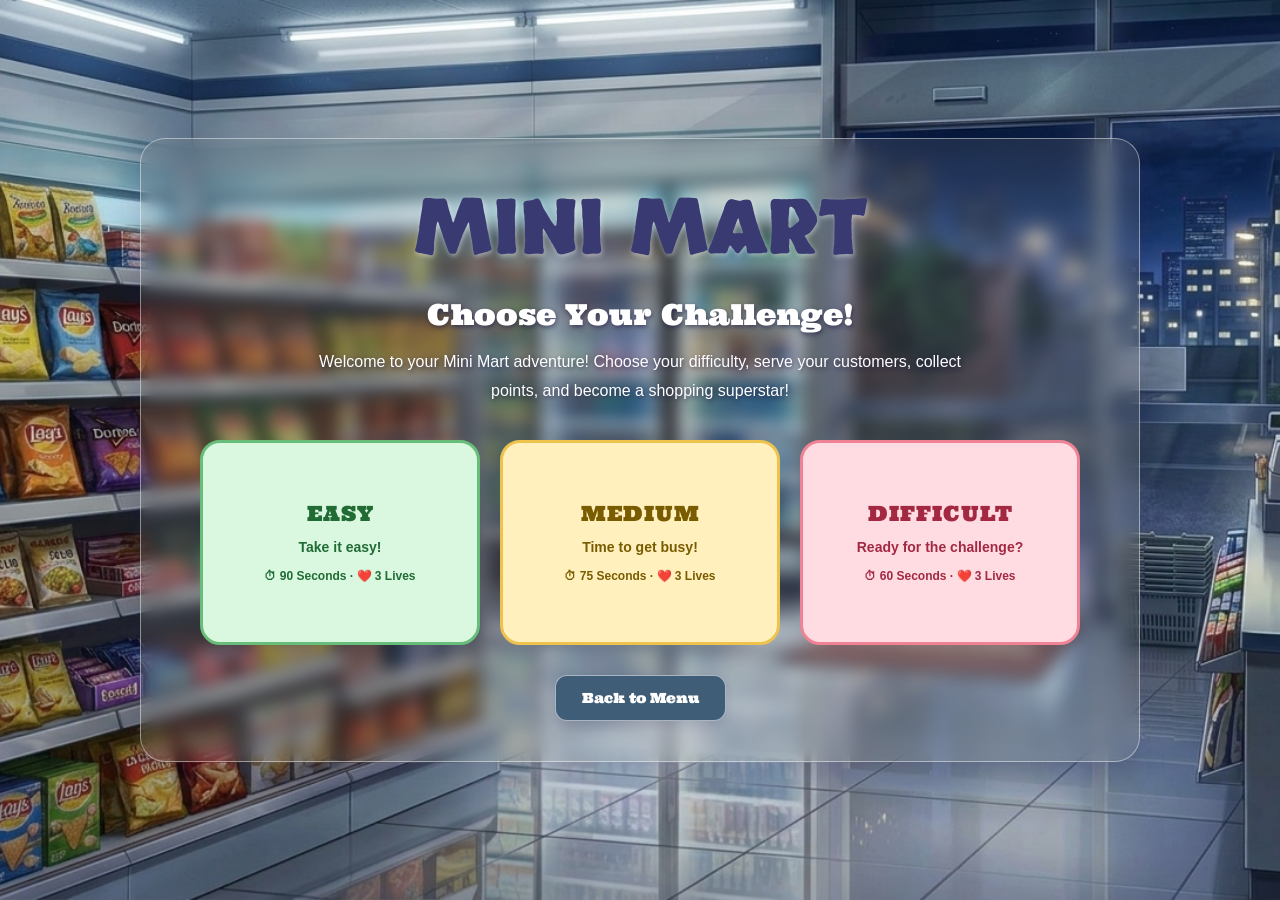
<file: Final minmart game/Mini-Mart-Game/Mini-Mart-Game/pages/difficulty.html>
<!DOCTYPE html>
<html lang="en">

<head>
    <meta charset="UTF-8">
    <meta name="viewport" content="width=device-width, initial-scale=1.0">

    <title>Choose Difficulty | Mini Mart</title>

    <!-- Loads the stylesheets used by this page. -->
    <link rel="stylesheet" href="../css/common.css">
    <link rel="stylesheet" href="../css/difficulty.css">

    <!-- Loads the fonts used by the page. -->
    <link rel="preconnect" href="https://fonts.googleapis.com">
    <link rel="preconnect" href="https://fonts.gstatic.com" crossorigin>

    <link
        href="https://fonts.googleapis.com/css2?family=Skranji:wght@400;700&family=Ultra&display=swap"
        rel="stylesheet">

    <!-- Loads the script that handles page actions. -->
    <script src="../js/gameplay/levelManager.js" defer></script>
</head>

<body>

    <main class="difficulty-container">

        <section class="difficulty-card">

            <h1>MINI MART</h1>

            <h2>Choose Your Challenge!</h2>

            <p class="description">
                Welcome to your Mini Mart adventure!
                Choose your difficulty, serve your customers,
                collect points, and become a shopping superstar!
            </p>

            <!-- Displays the available game difficulty levels. -->
            <div class="difficulty-options">

                <!-- Displays the Easy difficulty option. -->
                <button
                    type="button"
                    class="difficulty-button easy"
                    onclick="selectDifficulty('easy')">


                    <span class="level-name">EASY</span>

                    <span class="level-description">
                        Take it easy!
                    </span>

                    <span class="level-detail">
                        ⏱ 90 Seconds · ❤️ 3 Lives
                    </span>

                </button>

                <!-- Displays the Medium difficulty option. -->
                <button
                    type="button"
                    class="difficulty-button medium"
                    onclick="selectDifficulty('medium')">

                    <span class="level-name">MEDIUM</span>

                    <span class="level-description">
                        Time to get busy!
                    </span>

                    <span class="level-detail">
                        ⏱ 75 Seconds · ❤️ 3 Lives
                    </span>

                </button>

                <!-- Displays the Difficult difficulty option. -->
                <button
                    type="button"
                    class="difficulty-button difficult"
                    onclick="selectDifficulty('difficult')">

                    <span class="level-name">DIFFICULT</span>

                    <span class="level-description">
                        Ready for the challenge?
                    </span>

                    <span class="level-detail">
                        ⏱ 60 Seconds · ❤️ 3 Lives
                    </span>

                </button>

            </div>

            <!-- Provides a link back to the menu. -->
            <button
                type="button"
                class="back-button"
                onclick="goBack()">

                 Back to Menu

            </button>

        </section>

    </main>

</body>

</html>
</file>
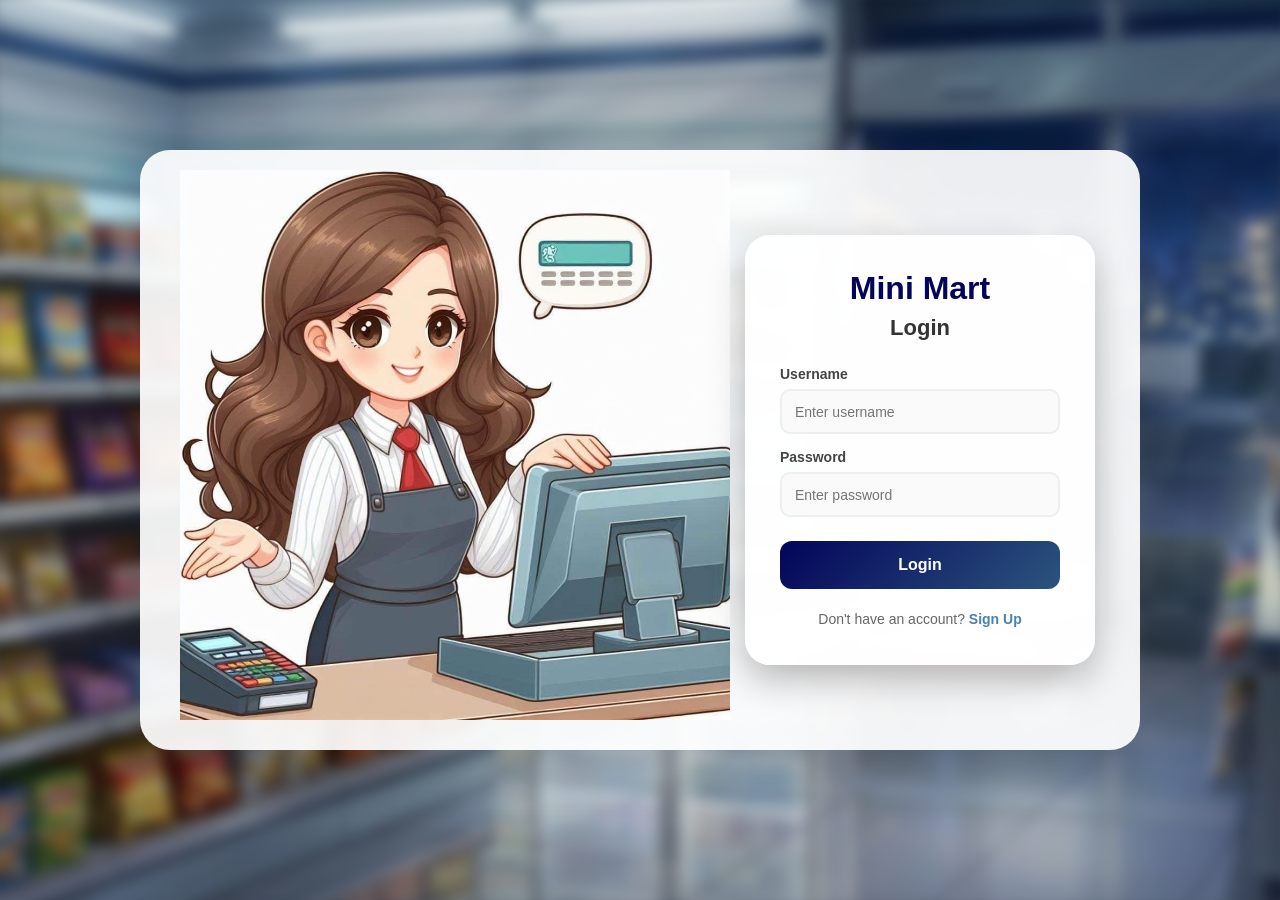
<file: Final minmart game/Mini-Mart-Game/Mini-Mart-Game/pages/game.html>
<!DOCTYPE html>
<html lang="en">
<head>
    <meta charset="UTF-8">
    <meta name="viewport" content="width=device-width, initial-scale=1.0">

    <title>Mini Mart | Game</title>

    <link rel="stylesheet" href="../css/common.css">
    <link rel="stylesheet" href="../css/game.css">

    <!-- Loads the JavaScript files required to run the game. -->
    <script src="../js/events/gameEvents.js" defer></script>
    <script src="../js/services/api.js" defer></script>
    <script src="../js/services/puzzle.js" defer></script>
    <script src="../js/domain/product.js" defer></script>
    <script src="../js/domain/customer.js" defer></script>
    <script src="../js/domain/player.js" defer></script>
    <script src="../js/domain/gamestate.js" defer></script>
    <script src="../js/gameplay/timer.js" defer></script>
    <script src="../js/gameplay/productManager.js" defer></script>
    <script src="../js/gameplay/customerManager.js" defer></script>
    <script src="../js/gameplay/game.js" defer></script>
</head>

<body>

    <main class="game-container">

        <!-- Displays the game title and player status. -->
        <div class="top-info-card">

            <header class="game-header">

                <div class="brand">
                    

                    <div>
                        <h1>Mini Mart</h1>
                        <p>Your little shop adventure!</p>
                    </div>
                </div>

                <div class="welcome-message">
                    
                    <span>Welcome, <strong id="playerName">Shopkeeper</strong>!</span>
                </div>
                <div class="header-buttons">
                    <button id="restartButton" class="restart-button">
                        Restart
                    </button>
                    <a href="menu.html" class="exit-button">Menu</a>
                </div>


            </header>

            <!-- Displays the score, remaining time, lives and difficulty. -->
            <section class="stats-panel">

                <div class="stat-card">
                    <span class="stat-icon">⭐</span>
                    <div>
                        <p>Score</p>
                        <h2 id="score">0</h2>
                    </div>
                </div>

                <div class="stat-card">
                    <span class="stat-icon">⏰</span>
                    <div>
                        <p>Time Left</p>
                        <h2 id="timer">01:30</h2>
                    </div>
                </div>

                <div class="stat-card">
                    <span class="stat-icon">❤️</span>
                    <div>
                        <p>Lives</p>
                        <h2 id="lives">5</h2>
                    </div>
                </div>

                <div class="stat-card difficulty-card">
                    <span class="stat-icon">🎯</span>
                    <div>
                        <p>Difficulty</p>
                        <h2 id="difficulty">Easy</h2>
                    </div>
                </div>

            </section>

        </div>

        <!-- Contains the customer order panel and supermarket canvas. -->
        <div class="game-main-card">

            <section class="game-layout">

                <!-- Displays the current customer and requested products. -->
                <aside class="order-panel">

                    <div class="panel-heading">
                        
                        <h2>Customer Order</h2>
                    </div>

                    <div class="customer-information">

                        <div id="customerAvatar" class="customer-avatar">
                            👩
                        </div>

                        <div>
                            <h3 id="customerName">Customer</h3>
                            <p id="customerMessage">
                                Please collect my items!
                            </p>
                        </div>

                    </div>

                    <div class="order-divider"></div>

                    <h3 class="order-title">Items to Collect</h3>

                    <div id="orderList" class="order-list"></div>

                    <div class="progress-section">

                        <div class="progress-label">
                            <span>Order Progress</span>
                            <strong id="progressText">0%</strong>
                        </div>

                        <div class="progress-track">
                            <div id="progressBar" class="progress-bar"></div>
                        </div>

                    </div>
                    <!-- Basket Box -->
<div class="basket-box">
    <span>🧺</span>

    <div>
        <p>My Basket</p>
        <h3 id="basketCount">0 items</h3>
    </div>
</div>

<!-- Customer Count Box -->
<div class="customer-box">
    <span>👥</span>

    <div>
        <p>Customers Served</p>
        <h3 id="customerCount">0 / 10 customers</h3>
    </div>
</div>

                   

                </aside>

                <!-- Displays the interactive supermarket scene. -->
                <div class="market-panel">


                    <div class="canvas-wrapper">

                        <canvas
                            id="gameCanvas"
                            width="960"
                            height="600"
                            aria-label="Mini Mart supermarket game"
                        ></canvas>

                    </div>

                    

                </div>

            </section>

        </div>

        <!-- Displays the final result when the game ends. -->
        <div id="gameOverOverlay" class="game-over-overlay hidden">

            <div class="game-over-card">

                <div id="gameOverIcon" class="game-over-icon">🎉</div>

                <h2 id="gameOverTitle">Great Job!</h2>

                <p id="gameOverText">
                    Thank you for playing Mini Mart.
                </p>

                <div class="final-score">
                    <span>⭐ Your Final Score</span>
                    <strong id="finalScore">0</strong>
                </div>

                <button id="playAgainButton" class="play-again-button">
                    Play Again
                </button>

                <a href="menu.html" class="popup-menu-button">
                    Back to Menu
                </a>

            </div>

        </div>

        <!-- Displays the checkout puzzle used to complete an order. -->
        <div id="checkoutModal" class="checkout-overlay hidden">

            <div class="checkout-card">

                

                <div class="checkout-customer-box">

                    <span id="puzzleCustomerAvatar" class="checkout-avatar">👩</span>

                    <div>
                        <h3 id="puzzleCustomerName">Customer Checkout</h3>
                        <p id="puzzleCustomerPrompt">
                            Enter the register security code (count the fish in the picture) to complete payment!
                        </p>
                    </div>

                </div>

                <div class="puzzle-viewport">

                    <div id="puzzleLoading" class="puzzle-loading">
                        <span class="spinner">⏳</span>
                        
                    </div>

                    <img
                        id="puzzleImage"
                        class="puzzle-img hidden"
                        alt="Fish Game API Challenge"
                    />

                </div>

                <div class="puzzle-controls">

                    <label for="puzzleAnswerInput">
                        How many fish do you see? (0 - 9):
                    </label>

                    <div class="puzzle-input-row">

                        <input
                            type="number"
                            id="puzzleAnswerInput"
                            min="0"
                            max="9"
                            placeholder="0"
                        />

                        <button
                            type="button"
                            id="submitPuzzleBtn"
                            class="submit-puzzle-btn"
                        >
                             Ring Up Order
                        </button>

                    </div>

                    <!-- Provides number buttons for entering the puzzle answer. -->
                    <div class="numpad-row">

                        <button type="button" class="numpad-btn" data-digit="0">0</button>
                        <button type="button" class="numpad-btn" data-digit="1">1</button>
                        <button type="button" class="numpad-btn" data-digit="2">2</button>
                        <button type="button" class="numpad-btn" data-digit="3">3</button>
                        <button type="button" class="numpad-btn" data-digit="4">4</button>
                        <button type="button" class="numpad-btn" data-digit="5">5</button>
                        <button type="button" class="numpad-btn" data-digit="6">6</button>
                        <button type="button" class="numpad-btn" data-digit="7">7</button>
                        <button type="button" class="numpad-btn" data-digit="8">8</button>
                        <button type="button" class="numpad-btn" data-digit="9">9</button>

                    </div>

                    <p id="puzzleFeedback" class="puzzle-feedback"></p>

                </div>

            </div>

        </div>

    </main>

</body>
</html>
</file>
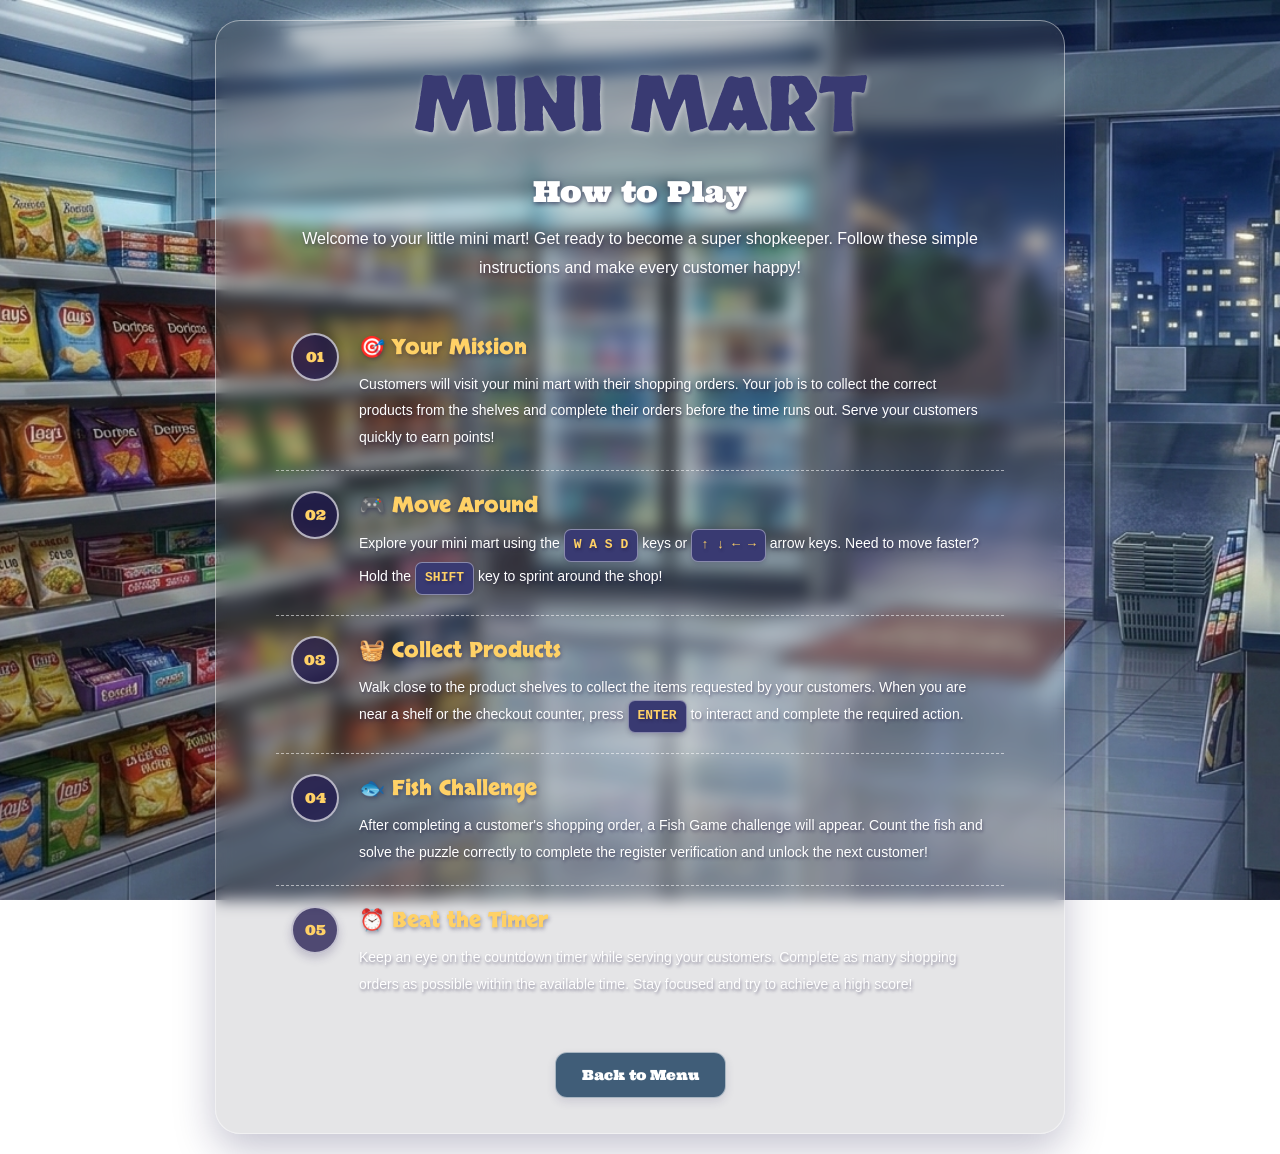
<file: Final minmart game/Mini-Mart-Game/Mini-Mart-Game/pages/instructions.html>
<!DOCTYPE html>
<html lang="en">

<head>
    <meta charset="UTF-8">
    <meta name="viewport" content="width=device-width, initial-scale=1.0">

    <title>How to Play | Mini Mart</title>

    <link rel="stylesheet" href="../css/common.css">
    <link rel="stylesheet" href="../css/difficulty.css">
    <link rel="stylesheet" href="../css/instructions.css">

    <!-- Loads the fonts used by the page. -->
    <link rel="preconnect" href="https://fonts.googleapis.com">
    <link rel="preconnect" href="https://fonts.gstatic.com" crossorigin>

    <link href="https://fonts.googleapis.com/css2?family=Skranji:wght@400;700&family=Ultra&display=swap" rel="stylesheet">
</head>

<body>

    <main class="difficulty-container">

        <section class="difficulty-card instructions-card">

            <h1>MINI MART</h1>

            <h2> How to Play </h2>

            <p class="description">
                Welcome to your little mini mart! 
                Get ready to become a super shopkeeper.
                Follow these simple instructions and make every customer happy!
            </p>

            <div class="instruction-content">

                <div class="instruction-step">
                    <div class="step-number">01</div>

                    <div class="step-content">
                        <h3>🎯 Your Mission</h3>

                        <p>
                            Customers will visit your mini mart with their shopping orders.
                            Your job is to collect the correct products from the shelves
                            and complete their orders before the time runs out.
                            Serve your customers quickly to earn points!
                        </p>
                    </div>
                </div>

                <div class="instruction-step">
                    <div class="step-number">02</div>

                    <div class="step-content">
                        <h3>🎮 Move Around</h3>

                        <p>
                            Explore your mini mart using the
                            <span class="key-badge">W A S D</span>
                            keys or
                            <span class="key-badge">↑ ↓ ← →</span>
                            arrow keys.
                            Need to move faster?
                            Hold the
                            <span class="key-badge">SHIFT</span>
                            key to sprint around the shop!
                        </p>
                    </div>
                </div>

                <div class="instruction-step">
                    <div class="step-number">03</div>

                    <div class="step-content">
                        <h3>🧺 Collect Products</h3>

                        <p>
                            Walk close to the product shelves to collect the
                            items requested by your customers.
                            When you are near a shelf or the checkout counter,
                            press
                            <span class="key-badge">ENTER</span>
                            to interact and complete the required action.
                        </p>
                    </div>
                </div>

                <div class="instruction-step">
                    <div class="step-number">04</div>

                    <div class="step-content">
                        <h3>🐟 Fish Challenge</h3>

                        <p>
                            After completing a customer's shopping order,
                            a Fish Game challenge will appear.
                            Count the fish and solve the puzzle correctly
                            to complete the register verification and
                            unlock the next customer!
                        </p>
                    </div>
                </div>

                <div class="instruction-step">
                    <div class="step-number">05</div>

                    <div class="step-content">
                        <h3>⏰ Beat the Timer</h3>

                        <p>
                            Keep an eye on the countdown timer while serving
                            your customers. Complete as many shopping orders
                            as possible within the available time.
                            Stay focused and try to achieve a high score!
                        </p>
                    </div>
                </div>

            </div>

            <button type="button" class="back-button"
                onclick="location.href='menu.html'">
                Back to Menu
            </button>

        </section>

    </main>

</body>
</html>
</file>
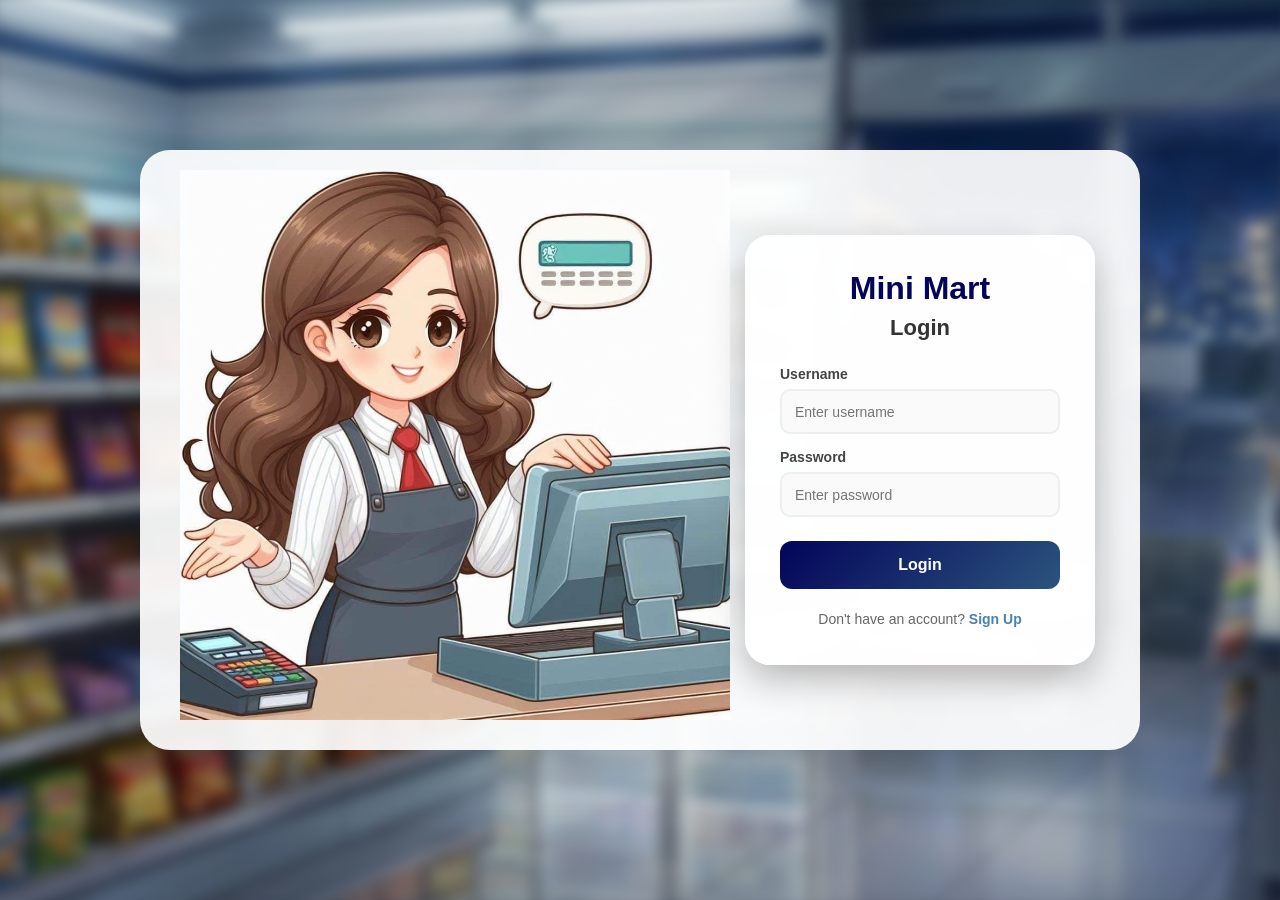
<file: Final minmart game/Mini-Mart-Game/Mini-Mart-Game/pages/login.html>
<!DOCTYPE html>
<html lang="en">

<head>

    <meta charset="UTF-8">

    <meta name="viewport" content="width=device-width, initial-scale=1.0">

    <title>Mini Mart - Login</title>

    <!-- Loads the shared page styles. -->
    <link rel="stylesheet" href="../css/common.css">

    <!-- Loads styles for the login and signup forms. -->
    <link rel="stylesheet" href="../css/auth.css">

</head>


<body>

    <!-- Contains the full-page authentication layout. -->
    <div class="auth-page">


        <!-- Holds the image and authentication form. -->
        <div class="auth-container">


            <!-- Displays the Mini Mart background image. -->
            <img
                src="../images/mini.jpg"
                alt="Mini Mart Shop"
                class="auth-background-image"
            >


            <!-- Contains the login form and related links. -->
            <div class="auth-box">


                <!-- Displays the page title. -->
                <h1>Mini Mart</h1>

                <h2>Login</h2>


                <!-- Collects the username and password. -->
                <form id="loginForm">


                    <!-- Collects the player username. -->
                    <label for="username">
                        Username
                    </label>

                    <input
                        type="text"
                        id="username"
                        placeholder="Enter username"
                        required
                    >


                    <!-- Collects the player password. -->
                    <label for="password">
                        Password
                    </label>

                    <input
                        type="password"
                        id="password"
                        placeholder="Enter password"
                        required
                    >


                    <!-- Submits the login details. -->
                    <button type="submit">
                        Login
                    </button>

                    <!-- Starts a guest session without creating an account. -->
                    

                </form>


                <!-- Opens the registration page. -->
                <p>
                    Don't have an account?
                    <a href="signup.html">
                        Sign Up
                    </a>
                </p>

                


            </div>

        </div>

    </div>


    <!-- Loads the script that checks login details. -->
    <script src="../js/auth/login.js"></script>

</body>

</html>
</file>
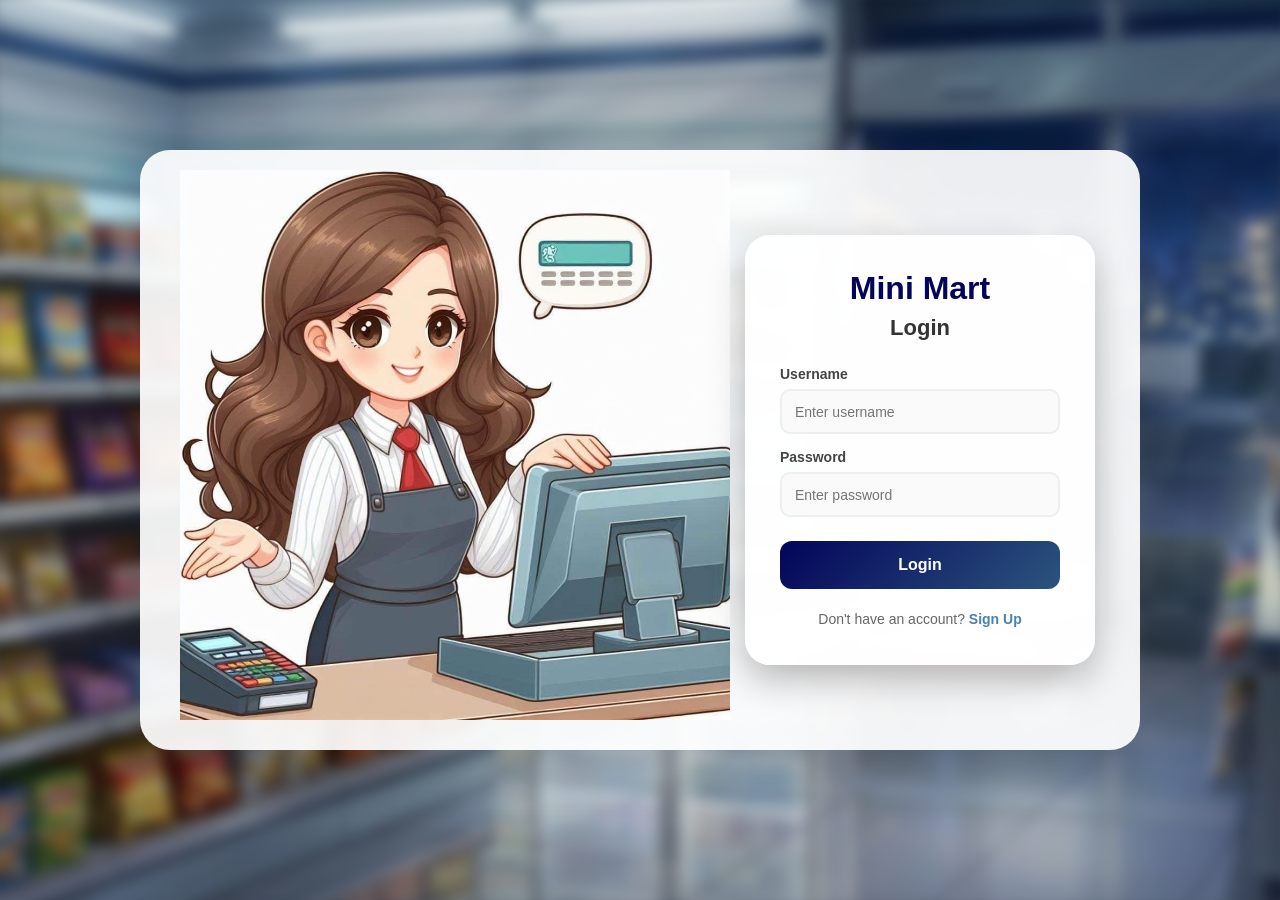
<file: Final minmart game/Mini-Mart-Game/Mini-Mart-Game/pages/menu.html>
<!DOCTYPE html>
<html lang="en">

<head>
    <meta charset="UTF-8">
    <meta name="viewport" content="width=device-width, initial-scale=1.0">

    <title>Mini Mart | Menu</title>

<!-- Loads the fonts used by the page. -->
<link rel="preconnect" href="https://fonts.googleapis.com">
<link rel="preconnect" href="https://fonts.gstatic.com" crossorigin>

<link href="https://fonts.googleapis.com/css2?family=Monoton&family=Ultra&display=swap" rel="stylesheet">


    <!-- Loads the menu page styles. -->
    <link rel="stylesheet" href="../css/menu.css">
</head>

<body>

    <main class="menu-card">

        <!-- Displays the Mini Mart game title. -->
        <h1>MINI MART</h1>

        <!-- Displays the welcome message. -->
        <h2>Welcome Back!</h2>

        <!-- Displays the current player name. -->
        <p class="welcome-text">
            Hello, <span id="player-name">Player</span>! 
        </p>

        <!-- Displays the menu introduction. -->
        <p class="subtitle">
            Ready for your shopping adventure?
        </p>

        <!-- Provides navigation to the game and other pages. -->
        
<div class="menu-buttons">

    <button type="button"
            class="menu-btn start-btn"
            onclick="startGame()">
        Start Game
    </button>

    <button type="button"
            class="menu-btn score-btn"
            onclick="viewScores()">
        Score History
    </button>

    <button type="button"
            class="menu-btn instructions-btn"
            onclick="showInstructions()">
        How to Play
    </button>

    <button type="button"
            class="menu-btn logout-btn"
            onclick="logout()">
        Logout
    </button>

</div>


    </main>

    <!-- Loads the script that handles page actions. -->
    <script src="../js/app.js"></script>

</body>
</html>
</file>
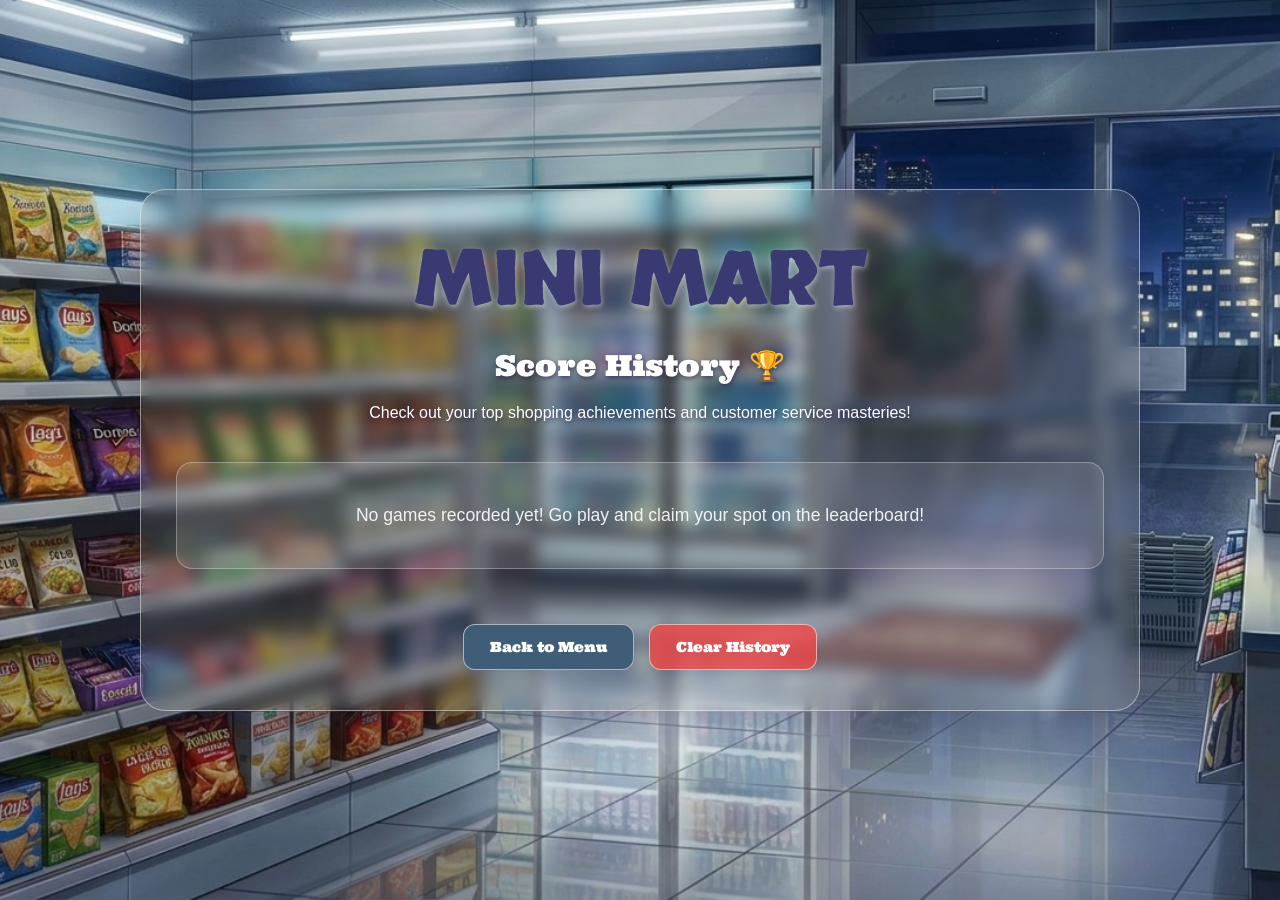
<file: Final minmart game/Mini-Mart-Game/Mini-Mart-Game/pages/score.html>
<!DOCTYPE html>
<html lang="en">

<head>
    <meta charset="UTF-8">
    <meta name="viewport" content="width=device-width, initial-scale=1.0">

    <title>Score History | Mini Mart</title>

    <link rel="stylesheet" href="../css/common.css">
    <link rel="stylesheet" href="../css/difficulty.css">
    <link rel="stylesheet" href="../css/score.css">

    <!-- Loads the fonts used by the page. -->
    <link rel="preconnect" href="https://fonts.googleapis.com">
    <link rel="preconnect" href="https://fonts.gstatic.com" crossorigin>

    <link href="https://fonts.googleapis.com/css2?family=Skranji:wght@400;700&family=Ultra&display=swap" rel="stylesheet">

</head>

<body>

    <main class="difficulty-container">

        <section class="difficulty-card">

            <h1>MINI MART</h1>
            <h2> Score History 🏆</h2>

            <p class="description">
                Check out your top shopping achievements and customer service masteries!
            </p>

            <div class="scores-table-wrapper">

                <table class="scores-table" id="scoresTable">
                    <thead>
                        <tr>
                            <th>Rank</th>
                            <th>Player</th>
                            <th>Difficulty</th>
                            <th>Score</th>
                            <th>Date</th>
                        </tr>
                    </thead>

                    <tbody id="scoresBody">
                        <!-- Provides the area where saved scores are displayed. -->
                    </tbody>
                </table>

                <div id="emptyMessage" class="empty-scores" hidden>
                    No games recorded yet! Go play and claim your spot on the leaderboard!
                </div>

            </div>

            <div class="btn-group">

                <button type="button" class="back-button" onclick="location.href='menu.html'">
                     Back to Menu
                </button>

                <button type="button" class="back-button clear-btn" onclick="clearScores()">
                     Clear History
                </button>

            </div>

        </section>

    </main>
    
    <script src="../js/gameplay/scoreHistory.js" defer></script>

</body>
</html>
</file>
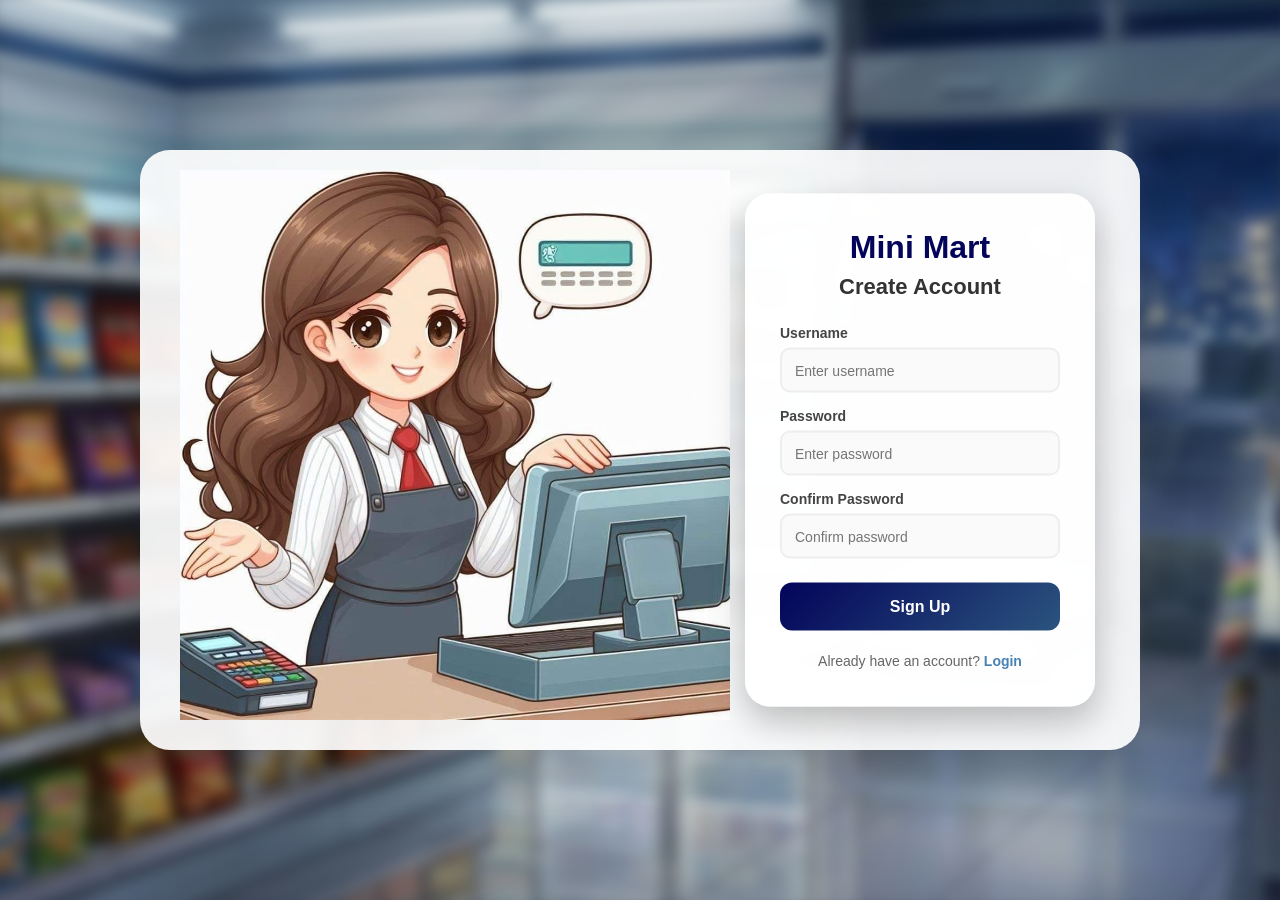
<file: Final minmart game/Mini-Mart-Game/Mini-Mart-Game/pages/signup.html>
<!DOCTYPE html>
<html lang="en">

<head>

    <meta charset="UTF-8">

    <meta name="viewport" content="width=device-width, initial-scale=1.0">

    <title>Mini Mart - Sign Up</title>

    <!-- Loads the shared page styles. -->
    <link rel="stylesheet" href="../css/common.css">

    <!-- Loads styles for the login and signup forms. -->
    <link rel="stylesheet" href="../css/auth.css">

</head>


<body>

    <!-- Contains the full-page registration layout. -->
    <div class="auth-page">


        <!-- Holds the registration content. -->
        <div class="auth-container">


            <!-- Displays the page background image. -->
            <img
                src="../images/mini.jpg"
                alt="Mini Mart Shop"
                class="auth-background-image"
            >


            <!-- Positions the registration form over the background. -->
            <div class="auth-box">


                <!-- Displays the game logo and title. -->
                <h1>Mini Mart</h1>

                <h2>Create Account</h2>


                <!-- Collects the details needed to create an account. -->
                <form id="signupForm">


                    <!-- Collects the player username. -->
                    <label for="username">
                        Username
                    </label>

                    <input
                        type="text"
                        id="username"
                        placeholder="Enter username"
                        required
                    >


                    <!-- Collects the player password. -->
                    <label for="password">
                        Password
                    </label>

                    <input
                        type="password"
                        id="password"
                        placeholder="Enter password"
                        required
                    >


                    <!-- Checks that the password was entered consistently. -->
                    <label for="confirmPassword">
                        Confirm Password
                    </label>

                    <input
                        type="password"
                        id="confirmPassword"
                        placeholder="Confirm password"
                        required
                    >


                    <!-- Submits the new account details. -->
                    <button type="submit">
                        Sign Up
                    </button>

                </form>


                <!-- Opens the login page. -->
                <p>
                    Already have an account?
                    <a href="login.html">Login</a>
                </p>


            </div>

        </div>

    </div>


    <!-- Loads the script that creates a player account. -->
    <script src="../js/auth/signup.js"></script>

</body>

</html>
</file>
<file: Final minmart game/Mini-Mart-Game/Mini-Mart-Game/css/common.css>
/* Applies shared page styles and resets default browser spacing. */

*, *::before, *::after {
    box-sizing: border-box;
    margin: 0;
    padding: 0;
}

html, body {
    width: 100%;
    min-height: 100%;
    font-family: -apple-system, BlinkMacSystemFont, "Segoe UI", Roboto, "Helvetica Neue", Arial, sans-serif;
    -webkit-font-smoothing: antialiased;
    -moz-osx-font-smoothing: grayscale;
}

button {
    font-family: inherit;
    cursor: pointer;
}

a {
    text-decoration: none;
    color: inherit;
}
</file>
<file: Final minmart game/Mini-Mart-Game/Mini-Mart-Game/css/difficulty.css>
/* Sets the page background, font and overall layout. */

* {
    margin: 0;
    padding: 0;
    box-sizing: border-box;
}

body {
    min-height: 100vh;

    display: flex;
    justify-content: center;
    align-items: center;

    padding: 20px;

    font-family: Arial, sans-serif;

    background-image: url("../images/GameMenu-Background.jpg");
    background-size: cover;
    background-position: center;
    background-repeat: no-repeat;
    background-attachment: fixed;
}


/* Positions the main page content. */

.difficulty-container {
    width: 100%;
    max-width: 1000px;

    display: flex;
    justify-content: center;
    align-items: center;

    margin: auto;
}


/* Styles the translucent lavender card. */

.difficulty-card {
    width: 100%;
    max-width: 1000px;

    padding: 40px 35px;

    text-align: center;

    /* Gives this panel the same translucent background as the menu panel. */
    background: rgba(125, 124, 133, 0.2);

    /* Blurs the page content visible behind the panel. */
    backdrop-filter: blur(8px);
    -webkit-backdrop-filter: blur(8px);

    /* Adds a subtle white outline around the panel. */
    border: 1px solid rgba(255, 255, 255, 0.45);

    border-radius: 25px;

    /* Adds a shadow around the panel to separate it from the background. */
    box-shadow: 0 15px 40px rgba(25, 20, 70, 0.25);
}


/* Styles the main title using the selected display font. */

.difficulty-card h1 {
    font-family: "Skranji", system-ui;

    font-size: clamp(42px, 7vw, 75px);

    font-weight: 700;

    color: #393A72;

    margin-bottom: 15px;

    text-shadow: 1px 2px 5px rgba(255, 255, 255, 0.45);
}


/* Styles section headings using the selected font. */

.difficulty-card h2 {
    font-family: "Ultra", serif;

    font-size: clamp(20px, 4vw, 29px);

    font-weight: 400;

    color: #FFFFFF;

    margin-bottom: 15px;

    text-shadow: 1px 2px 5px rgba(30, 25, 65, 0.65);
}


/* Styles the descriptive text. */

.description {
    font-family: Arial, sans-serif;

    max-width: 650px;

    margin: 0 auto 35px;

    color: #FFFFFF;

    font-size: 16px;

    line-height: 1.8;

    text-shadow: 1px 2px 4px rgba(30, 25, 65, 0.6);
}


/* Arranges the available difficulty choices. */

.difficulty-options {
    width: 100%;

    display: flex;

    justify-content: center;
    align-items: stretch;

    gap: 20px;

    flex-wrap: wrap;
}


/* Sets the shared appearance of difficulty buttons. */

.difficulty-button {
    flex: 1 1 200px;

    max-width: 280px;
    min-height: 205px;

    padding: 22px 12px;

    display: flex;

    flex-direction: column;

    align-items: center;
    justify-content: center;

    gap: 12px;

    border: 3px solid transparent;

    border-radius: 20px;

    cursor: pointer;

    transition:
        transform 0.2s ease,
        box-shadow 0.2s ease,
        background 0.2s ease;
}


/* Changes button appearance on hover. */

.difficulty-button:hover {
    transform: translateY(-6px);

    box-shadow: 0 10px 22px rgba(35, 25, 80, 0.18);
}

.difficulty-button:active {
    transform: translateY(-2px);
}


/* Styles the Easy difficulty option. */

.easy {
    background: #D9F8DF;

    border-color: #69BD7B;

    color: #216B35;
}

.easy:hover {
    background: #C5F0CE;
}


/* Styles the Medium difficulty option. */

.medium {
    background: #FFF0BD;

    border-color: #EDC34D;

    color: #795B00;
}

.medium:hover {
    background: #FFE69A;
}


/* Styles the Difficult difficulty option. */

.difficult {
    background: #FFDCE2;

    border-color: #EF8294;

    color: #A32943;
}

.difficult:hover {
    background: #FFC8D2;
}


/* Positions and styles the difficulty icons. */

.level-icon {
    font-size: 38px;

    line-height: 1.2;
}


/* Styles the difficulty names. */

.level-name {
    font-family: "Ultra", serif;

    font-size: 21px;

    font-weight: 400;

    letter-spacing: 1px;
}


/* Styles the descriptions for each difficulty. */

.level-description {
    font-family: Arial, sans-serif;

    font-size: 14px;

    font-weight: 600;
}


/* Styles the time and lives information. */

.level-detail {
    font-family: Arial, sans-serif;

    font-size: 12px;

    font-weight: 600;

    line-height: 1.6;
}


/* Styles the button that returns to the menu. */

.back-button {
    margin-top: 30px;

    padding: 13px 26px;

    background: #405D78;

    color: #FFFFFF;

    border: 1px solid rgba(255, 255, 255, 0.55);

    border-radius: 12px;

    font-family: "Ultra", serif;

    font-size: 14px;

    font-weight: 400;

    cursor: pointer;

    box-shadow: 0 4px 10px rgba(35, 25, 80, 0.12);

    transition:
        transform 0.2s ease,
        background 0.2s ease,
        box-shadow 0.2s ease;
}


/* Changes the back button appearance on hover. */

.back-button:hover {
    background:  #243B53;

    transform: translateY(-3px);

    box-shadow: 0 7px 15px rgba(35, 25, 80, 0.25);
}


/* Styles the footer text. */

.footer-text {
    margin-top: 25px;

    font-family: Arial, sans-serif;

    font-size: 13px;

    color: #FFFFFF;

    font-weight: 600;

    text-shadow: 1px 2px 4px rgba(30, 25, 65, 0.6);
}


/* Adds visible keyboard focus styling. */

.difficulty-button:focus-visible,
.back-button:focus-visible {
    outline: 3px solid #FFFFFF;

    outline-offset: 4px;
}


/* Adjusts the page layout for tablet screens. */

@media (max-width: 800px) {

    .difficulty-card {
        padding: 35px 25px;
    }

    .difficulty-options {
        gap: 15px;
    }

    .difficulty-button {
        flex: 1 1 180px;

        max-width: 300px;
    }

}


/* Adjusts the page layout for mobile screens. */

@media (max-width: 600px) {

    body {
        padding: 12px;

        background-attachment: scroll;
    }

    .difficulty-card {
        padding: 28px 18px;

        border-radius: 20px;
    }

    .difficulty-card h1 {
        font-size: 42px;
    }

    .difficulty-card h2 {
        font-size: 21px;

        line-height: 1.5;
    }

    .description {
        font-size: 14px;

        margin-bottom: 25px;
    }

    .difficulty-options {
        flex-direction: column;

        align-items: center;

        gap: 15px;
    }

    .difficulty-button {
        width: 100%;

        max-width: 350px;

        min-height: 175px;
    }

    .level-icon {
        font-size: 32px;
    }

    .level-name {
        font-size: 19px;
    }

    .back-button {
        width: 100%;

        max-width: 280px;
    }

    .footer-text {
        font-size: 12px;

        line-height: 1.6;
    }

}
</file>
<file: Final minmart game/Mini-Mart-Game/Mini-Mart-Game/css/game.css>
/* Sets the game page colours, background image and translucent panels.*/

* {
    box-sizing: border-box;
}

html,
body {
    width: 100%;
    min-height: 100%;
    margin: 0;
    padding: 0;
}

body {
    font-family: Arial, Helvetica, sans-serif;
    background:
        linear-gradient(
            rgba(35, 40, 90, 0.25),
            rgba(35, 40, 90, 0.25)
        ),
        url("../images/Game-Background.jpg");

    background-size: cover;
    background-position: center;
    background-repeat: no-repeat;
    background-attachment: fixed;

    color: #090a36;
}

button,
a {
    font: inherit;
}

button {
    cursor: pointer;
}

a {
    text-decoration: none;
}

/* Positions the main page content. */

.game-container {
    width: 90%;
    max-width: 1300px;
    height: 90vh;
    min-height: 0;
    margin: 5vh auto;
    padding: 10px 18px;

    display: flex;
    flex-direction: column;
    gap: 9px;

    overflow: hidden;

    background: rgba(255, 255, 255, 0.30);
    border: 1px solid rgba(255, 255, 255, 0.55);
    border-radius: 18px;
    box-shadow: 0 8px 32px rgba(57, 58, 114, 0.15);

    backdrop-filter: blur(15px);
    -webkit-backdrop-filter: blur(15px);
}

/* Styles the game header and player information. */

.game-header {
    flex-shrink: 0;

    display: flex;
    align-items: center;
    justify-content: space-between;
    gap: 15px;

    padding: 7px 14px;

    background: rgba(255, 255, 255, 0.45);
    border: 1px solid rgba(255, 255, 255, 0.65);
    border-radius: 15px;

    box-shadow: 0 3px 12px rgba(49, 105, 164, 0.08);

    backdrop-filter: blur(12px);
    -webkit-backdrop-filter: blur(12px);
}

.header-buttons {
    display: flex;
    align-items: center;
    gap: 10px;
}

.header-buttons .restart-button,
.header-buttons .exit-button {
    width: 110px;
    height: 42px;
    display: flex;
    align-items: center;
    justify-content: center;
    box-sizing: border-box;
    padding: 0;
    border: none;
    border-radius: 8px;
    background-color: #405D78;
    color: #ffffff;
    font-size: 14px;
    font-weight: bold;
    text-decoration: none;
    cursor: pointer;
}

.header-buttons .restart-button:hover,
.header-buttons .exit-button:hover {
    background-color: #243B53;
}

.brand {
    display: flex;
    align-items: center;
    gap: 10px;
}

.brand-icon {
    display: flex;
    align-items: center;
    justify-content: center;

    width: 44px;
    height: 44px;

    background: #E9E5FF;
    border-radius: 12px;

    font-size: 27px;
}

.brand h1 {
    margin: 0;
    color: #03045A;
    font-size: 22px;
}

.brand p {
    margin: 3px 0 0;
    color: #8582A8;
    font-size: 11px;
}

.welcome-message {
    display: flex;
    align-items: center;
    gap: 7px;

    padding: 10px 14px;

    background: rgba(240, 237, 255, 0.75);
    border-radius: 10px;

    font-size: 13px;
}

.welcome-message strong {
    color: #6256A5;
}

.exit-button {
    padding: 10px 15px;

    background: #e7f2ff;
    color: #6256A5;

    border-radius: 10px;
    font-size: 12px;
    font-weight: bold;

    transition: 0.2s;
}

.exit-button:hover {
    background: #D8D1F5;
}

/* Styles the score, timer, lives and difficulty display. */

.stats-panel {
    display: grid;
    grid-template-columns: repeat(4, minmax(0, 1fr));
    gap: 10px;

    flex-shrink: 0;
}

.stat-card {
    display: flex;
    align-items: center;
    gap: 11px;

    min-width: 0;
    padding: 9px 14px;

    background: rgba(255, 255, 255, 0.45);
    border: 1px solid rgba(255, 255, 255, 0.65);
    border-radius: 13px;

    box-shadow: 0 3px 10px rgba(49, 105, 164, 0.06);

    backdrop-filter: blur(12px);
    -webkit-backdrop-filter: blur(12px);
}

.stat-icon {
    display: flex;
    align-items: center;
    justify-content: center;

    width: 39px;
    height: 39px;
    flex-shrink: 0;

    background: #F0EDFF;
    border-radius: 11px;

    font-size: 22px;
}

.stat-card p {
    margin: 0 0 3px;
    color: #8582A8;
    font-size: 11px;
}

.stat-card h2 {
    margin: 0;
    color: #4F438F;
    font-size: 19px;
}

#timer {
    font-variant-numeric: tabular-nums;
}

#lives {
    color: #e45d79;
}

.difficulty-card h2 {
    text-transform: capitalize;
    font-size: 16px;
}

/* Arranges the order panel beside the supermarket canvas. */

.game-layout {
    display: grid;
    grid-template-columns: minmax(220px, 270px) minmax(0, 1fr);
    gap: 12px;

    flex: 1;
    min-height: 0;
}

/* Styles the customer details and shopping list. */

.order-panel {
    min-height: 0;
    overflow-y: auto;

    display: flex;
    flex-direction: column;
    gap: 12px;

    padding: 15px;

    background: rgba(255, 255, 255, 0.35);
    border: 1px solid rgba(255, 255, 255, 0.55);
    border-radius: 15px;

    box-shadow: 0 3px 12px rgba(49, 105, 164, 0.06);

    backdrop-filter: blur(12px);
    -webkit-backdrop-filter: blur(12px);
}

.panel-heading {
    display: flex;
    align-items: center;
    gap: 8px;
}

.panel-heading > span {
    font-size: 23px;
}

.panel-heading h2 {
    margin: 0;
    color: #4F438F;
    font-size: 17px;
}

.customer-information {
    display: flex;
    align-items: center;
    gap: 11px;

    padding: 11px;

    background: rgba(240, 237, 255, 0.75);
    border-radius: 12px;
}

.customer-avatar {
    display: flex;
    align-items: center;
    justify-content: center;

    width: 52px;
    height: 52px;
    flex-shrink: 0;

    background: #E9E5FF;
    border-radius: 50%;

    font-size: 30px;
}

.customer-information h3 {
    margin: 0 0 5px;
    color: #4F438F;
    font-size: 14px;
}

.customer-information p {
    margin: 0;
    color: #8582A8;
    font-size: 11px;
    line-height: 1.4;
}

.order-divider {
    width: 100%;
    height: 1px;
    flex-shrink: 0;
    background: #E5E0F5;
}

.order-title {
    margin: 0;
    color: #6256A5;
    font-size: 13px;
}

.order-list {
    display: flex;
    flex-direction: column;
    gap: 7px;
}

.order-item {
    display: flex;
    align-items: center;
    justify-content: space-between;
    gap: 8px;

    padding: 9px 10px;

    background: rgba(248, 246, 255, 0.80);
    border: 1px solid #E5E0F5;
    border-radius: 10px;
}

.order-item-left {
    display: flex;
    align-items: center;
    gap: 9px;
    min-width: 0;
}

.order-product-icon {
    font-size: 23px;
}

.order-product-name {
    color: #5C5884;
    font-size: 12px;
    font-weight: bold;
}

.order-quantity {
    flex-shrink: 0;

    padding: 5px 8px;

    background: #E9E5FF;
    color: #6256A5;

    border-radius: 7px;
    font-size: 11px;
    font-weight: bold;
}

.order-item.completed {
    background: #edf9f1;
    border-color: #c6ebd1;
}

.order-item.completed .order-quantity {
    background: #d7f2df;
    color: #26864b;
}

.progress-section {
    display: flex;
    flex-direction: column;
    gap: 8px;
}

.progress-label {
    display: flex;
    justify-content: space-between;
    gap: 8px;

    color: #8582A8;
    font-size: 11px;
}

.progress-label strong {
    color: #6256A5;
}

.progress-track {
    width: 100%;
    height: 8px;
    overflow: hidden;

    background: #E9E5F5;
    border-radius: 20px;
}

.progress-bar {
    width: 0;
    height: 100%;

    background: linear-gradient(90deg, #9A8CE8, #6256A5);
    border-radius: 20px;

    transition: width 0.2s ease;
}
.basket-box,
.customer-box {
    display: flex;
    align-items: center;
    gap: 11px;
    padding: 10px 12px;
    background: rgba(233, 229, 255, 0.80);
    border: 1px solid #D8D1F5;
    border-radius: 11px;
}

.basket-box > span,
.customer-box > span {
    font-size: 27px;
}

.basket-box p,
.customer-box p {
    margin: 0 0 4px;
    color: #8582A8;
    font-size: 11px;
}

.basket-box h3,
.customer-box h3 {
    margin: 0;
    color: #6256A5;
    font-size: 14px;
}

.game-message {
    margin: auto 0 0;
    padding: 10px;

    background: rgba(240, 237, 255, 0.80);
    border-radius: 9px;

    color: #6256A5;
    font-size: 11px;
    line-height: 1.5;
    text-align: center;
}

/* Styles the area containing the supermarket game canvas. */

.market-panel {
    display: flex;
    flex-direction: column;

    min-width: 0;
    min-height: 0;

    padding: 12px;

    background: rgba(255, 255, 255, 0.35);
    border: 1px solid rgba(255, 255, 255, 0.55);
    border-radius: 15px;

    box-shadow: 0 3px 12px rgba(49, 105, 164, 0.06);

    backdrop-filter: blur(12px);
    -webkit-backdrop-filter: blur(12px);
}

.market-heading {
    display: flex;
    align-items: center;
    justify-content: space-between;
    gap: 10px;

    flex-shrink: 0;
    padding-bottom: 9px;
}

.market-heading h2 {
    margin: 0 0 4px;
    color: #4F438F;
    font-size: 16px;
}

.market-heading p {
    margin: 0;
    color: #8582A8;
    font-size: 11px;
}

.open-badge {
    flex-shrink: 0;

    padding: 6px 9px;

    background: #e7f9ed;
    color: #27864a;

    border-radius: 20px;
    font-size: 10px;
    font-weight: bold;
}

.canvas-wrapper {
    display: flex;
    align-items: center;
    justify-content: center;

    flex: 1;
    min-height: 0;
    min-width: 0;

    overflow: hidden;

    background: rgba(233, 229, 255, 0.75);
    border: 1px solid #D8D1F5;
    border-radius: 11px;
}

#gameCanvas {
    display: block;

    width: 100%;
    height: 100%;

    object-fit: contain;
    image-rendering: auto;
}

/* Styles the keyboard control instructions. */

.game-controls {
    display: flex;
    align-items: center;
    justify-content: center;
    flex-wrap: wrap;
    gap: 12px;

    flex-shrink: 0;
    padding-top: 9px;
}

.control-item {
    display: flex;
    align-items: center;
    gap: 6px;

    color: #8582A8;
    font-size: 10px;
}

.key {
    padding: 5px 7px;

    background: #edf5ff;
    border: 1px solid #D8D1F5;
    border-radius: 6px;

    color: #6256A5;
    font-size: 10px;
    font-weight: bold;
}

/* Styles the bottom section of the game page. */

.game-footer {
    display: flex;
    align-items: center;
    justify-content: space-between;
    gap: 12px;

    flex-shrink: 0;
    padding: 3px 2px;

    color: #8582A8;
    font-size: 11px;
}

.footer-buttons {
    display: flex;
    align-items: center;
    gap: 8px;
}

.restart-button,
.footer-menu-button {
    display: inline-flex;
    align-items: center;
    justify-content: center;

    padding: 8px 12px;

    border: none;
    border-radius: 9px;

    font-size: 11px;
    font-weight: bold;

    transition: 0.2s;
}

.restart-button {
    background: #E9E5FF;
    color: #6256A5;
}

.restart-button:hover {
    background: #D8D1F5;
}

.footer-menu-button {
    background: #6256A5;
    color: #ffffff;
}

.footer-menu-button:hover {
    background: #4F438F;
}

/* Styles the game-over message and final score panel. */

.game-over-overlay {
    position: fixed;
    inset: 0;
    z-index: 1000;

    display: flex;
    align-items: center;
    justify-content: center;

    padding: 15px;

    background: rgba(24, 57, 91, 0.65);
    backdrop-filter: blur(5px);
}

.game-over-overlay.hidden {
    display: none;
}

.game-over-card {
    width: 100%;
    max-width: 380px;

    padding: 28px;

    background: #ffffff;
    border: 1px solid #D8D1F5;
    border-radius: 22px;

    text-align: center;
    box-shadow: 0 15px 45px rgba(17, 48, 83, 0.25);
}

.game-over-icon {
    margin-bottom: 8px;
    font-size: 55px;
}

.game-over-card h2 {
    margin: 0 0 10px;
    color: #6256A5;
    font-size: 27px;
}

.game-over-card > p {
    margin: 0 0 20px;
    color: #8582A8;
    font-size: 13px;
    line-height: 1.6;
}

.final-score {
    display: flex;
    flex-direction: column;
    gap: 8px;

    margin-bottom: 20px;
    padding: 16px;

    background: #F0EDFF;
    border-radius: 13px;
}

.final-score span {
    color: #8582A8;
    font-size: 12px;
}

.final-score strong {
    color: #6256A5;
    font-size: 30px;
}

.play-again-button,
.popup-menu-button {
    display: block;
    width: 100%;

    padding: 12px;
    margin-top: 9px;

    border: none;
    border-radius: 10px;

    font-size: 13px;
    font-weight: bold;
}

.play-again-button {
    background: #405D78;
    color: #ffffff;
}

.play-again-button:hover {
    background: #243B53;
}

.popup-menu-button {
    background: #405D78;
    color:  #ffffff;
}

.popup-menu-button:hover {
    background: #243B53;
    
}

/* Adjusts the game layout for medium-sized laptop screens. */

@media (max-height: 760px) and (min-width: 651px) {
    .game-container {
        padding: 6px 12px;
        gap: 6px;
    }

    .game-header {
        padding: 5px 10px;
    }

    .brand-icon {
        width: 36px;
        height: 36px;
        font-size: 22px;
    }

    .brand h1 {
        font-size: 19px;
    }

    .stat-card {
        padding: 6px 10px;
        gap: 8px;
    }

    .stat-icon {
        width: 32px;
        height: 32px;
        font-size: 18px;
    }

    .stat-card h2 {
        font-size: 16px;
    }

    .order-panel {
        padding: 10px;
        gap: 8px;
    }

    .customer-information {
        padding: 7px;
    }

    .customer-avatar {
        width: 42px;
        height: 42px;
        font-size: 24px;
    }

    .market-panel {
        padding: 8px;
    }

    .market-heading {
        padding-bottom: 6px;
    }

    .game-controls {
        padding-top: 6px;
        gap: 8px;
    }

    .key {
        padding: 4px 5px;
    }

    .restart-button,
    .footer-menu-button {
        padding: 6px 9px;
    }
}

/* Allows scrolling on smaller screens so game content remains accessible. */

@media (max-width: 650px) {
    html,
    body {
        height: auto;
        min-height: 100%;
    }

    body {
        overflow-y: auto;
        background-attachment: scroll;
    }

    .game-container {
        width: 100%;
        max-width: 100%;
        height: auto;
        min-height: 100vh;
        margin: 0 auto;
        overflow: visible;
        padding: 10px;
        gap: 10px;
        border-radius: 0;
    }

    .game-header {
        flex-wrap: wrap;
    }

    .welcome-message {
        order: 3;
        width: 100%;
        justify-content: center;
    }

    .stats-panel {
        grid-template-columns: repeat(2, minmax(0, 1fr));
    }

    .game-layout {
        grid-template-columns: 1fr;
        flex: none;
    }

    .order-panel {
        overflow: visible;
    }

    .market-panel {
        min-height: 0;
    }

    .canvas-wrapper {
        flex: none;
        height: auto;
        aspect-ratio: 8 / 5;
    }

    #gameCanvas {
        width: 100%;
        height: 100%;
    }

    .game-footer {
        flex-wrap: wrap;
    }
}

/* Styles the checkout window and fish-counting challenge. */

.checkout-overlay {
    position: fixed;
    inset: 0;
    z-index: 200;
    display: flex;
    justify-content: center;
    align-items: center;
    background: rgba(15, 23, 42, 0.75);
    backdrop-filter: blur(8px);
    -webkit-backdrop-filter: blur(8px);
    padding: 16px;
    animation: fadeIn 0.25s ease-out;
}

.checkout-overlay.hidden {
    display: none !important;
}

.checkout-card {
    background: #ffffff;
    width: 100%;
    max-width: 540px;
    border-radius: 20px;
    padding: 24px;
    box-shadow: 0 25px 60px rgba(0, 0, 0, 0.35);
    display: flex;
    flex-direction: column;
    gap: 16px;
    border: 2px solid #F0EDFF;
}

.checkout-header {
    display: flex;
    justify-content: space-between;
    align-items: center;
    flex-wrap: wrap;
    gap: 8px;
    border-bottom: 2px solid #F8F6FF;
    padding-bottom: 12px;
}

.checkout-badge {
    font-size: 13px;
    font-weight: 800;
    letter-spacing: 0.5px;
    color: #4F438F;
    background: #F0EDFF;
    padding: 4px 12px;
    border-radius: 20px;
}

.api-badge {
    font-size: 11px;
    font-weight: 600;
    color: #26866F;
    background: #DDF5EC;
    padding: 4px 10px;
    border-radius: 12px;
}

.checkout-customer-box {
    display: flex;
    align-items: center;
    gap: 14px;
    background: #F8F6FF;
    padding: 12px 16px;
    border-radius: 14px;
    border-left: 4px solid #8B7CE0;
    text-align: left;
}

.checkout-avatar {
    font-size: 36px;
}

.checkout-customer-box h3 {
    font-size: 15px;
    color: #393A72;
    margin: 0 0 2px;
}

.checkout-customer-box p {
    font-size: 12px;
    color: #8582A8;
    margin: 0;
}

.puzzle-viewport {
    min-height: 180px;
    display: flex;
    justify-content: center;
    align-items: center;
    background: #F8F6FF;
    border-radius: 14px;
    overflow: hidden;
    position: relative;
    border: 1px solid #D8D1F5;
}

.puzzle-img {
    max-width: 100%;
    max-height: 220px;
    object-fit: contain;
    border-radius: 10px;
}

.puzzle-img.hidden {
    display: none !important;
}

.puzzle-loading {
    display: flex;
    flex-direction: column;
    align-items: center;
    gap: 8px;
    color: #475569;
    font-size: 13px;
    padding: 30px;
}

.puzzle-loading .spinner {
    font-size: 28px;
    animation: pulse 1s infinite alternate;
}

@keyframes pulse {
    from {
        transform: scale(0.9);
        opacity: 0.7;
    }

    to {
        transform: scale(1.1);
        opacity: 1;
    }
}

.puzzle-controls {
    display: flex;
    flex-direction: column;
    gap: 10px;
}

.puzzle-controls label {
    font-size: 13px;
    font-weight: 600;
    color: #4F438F;
    text-align: center;
}

.puzzle-input-row {
    display: flex;
    gap: 10px;
    justify-content: center;
}

#puzzleAnswerInput {
    width: 80px;
    height: 48px;
    font-size: 24px;
    font-weight: bold;
    text-align: center;
    border: 2px solid #D8D1F5;
    border-radius: 12px;
    outline: none;
    transition: border-color 0.2s;
}

#puzzleAnswerInput:focus {
    border-color: #8B7CE0;
    box-shadow: 0 0 0 3px rgba(59, 130, 246, 0.2);
}

.submit-puzzle-btn {
    padding: 0 24px;
    height: 48px;
    background: #6256A5;
    color: white;
    font-size: 15px;
    font-weight: 700;
    border: none;
    border-radius: 12px;
    cursor: pointer;
    transition: background 0.2s, transform 0.1s;
}

.submit-puzzle-btn:hover {
    background: #4F438F;
    transform: translateY(-1px);
}

.numpad-row {
    display: grid;
    grid-template-columns: repeat(10, 1fr);
    gap: 4px;
    margin-top: 4px;
}

.numpad-btn {
    height: 36px;
    background: #E9E5FF;
    color: #393A72;
    border: 1px solid #D8D1F5;
    border-radius: 8px;
    font-size: 14px;
    font-weight: 700;
    cursor: pointer;
    transition: all 0.15s;
}

.numpad-btn:hover {
    background: #9A8CE8;
    color: white;
    border-color: #6256A5;
}

.puzzle-feedback {
    min-height: 20px;
    font-size: 13px;
    font-weight: 600;
    margin: 0;
    text-align: center;
}

.puzzle-feedback.success {
    color: #16a34a;
}

.puzzle-feedback.error {
    color: #dc2626;
}

/* Places the header, statistics and game area inside a shared container. */

.game-main-card {
    width: 100%;
    flex: 1;
    min-height: 0;
    padding: 15px;

    background: rgba(255, 255, 255, 0.35);
    border: 1px solid rgba(255, 255, 255, 0.55);
    border-radius: 18px;
    box-shadow: 0 4px 15px rgba(57, 58, 114, 0.08);

    backdrop-filter: blur(12px);
    -webkit-backdrop-filter: blur(12px);
}

.game-main-card .game-layout {
    display: grid;
    grid-template-columns: minmax(220px, 270px) minmax(0, 1fr);
    gap: 15px;
    width: 100%;
    height: 100%;
    min-height: 0;
}

.game-main-card .order-panel,
.game-main-card .market-panel {
    min-width: 0;
    min-height: 0;
    background: transparent;
    border: none;
    border-radius: 0;
    box-shadow: none;
    backdrop-filter: none;
    -webkit-backdrop-filter: none;
}

.game-main-card .order-panel {
    padding: 10px;
    border-right: 1px solid #E5E0F5;
}

.game-main-card .market-panel {
    padding: 10px;
}

.game-main-card .canvas-wrapper {
    background: rgba(233, 229, 255, 0.65);
    border: 1px solid #D8D1F5;
    border-radius: 12px;
}

@media (max-width: 650px) {
    .game-main-card {
        flex: none;
        min-height: 0;
        padding: 10px;
        overflow: visible;
    }

    .game-main-card .game-layout {
        grid-template-columns: 1fr;
        height: auto;
    }

    .game-main-card .order-panel {
        border-right: none;
        border-bottom: 1px solid #E5E0F5;
    }

    .game-main-card .market-panel {
        padding: 10px 0;
    }
}

/* Styles the shared header and statistics area. */

.top-info-card {
    width: 100%;
    flex-shrink: 0;

    display: flex;
    flex-direction: column;
    gap: 10px;

    padding: 12px;

    background: rgba(255, 255, 255, 0.30);
    border: 1px solid rgba(255, 255, 255, 0.55);
    border-radius: 18px;
    box-shadow: 0 8px 25px rgba(35, 40, 90, 0.12);

    backdrop-filter: blur(15px);
    -webkit-backdrop-filter: blur(15px);
}

/* Keeps the header visually connected to the shared outer container. */

.top-info-card .game-header {
    background: transparent;
    border: none;
    border-radius: 0;
    box-shadow: none;

    padding: 5px 8px;

    backdrop-filter: none;
    -webkit-backdrop-filter: none;
}

/* Keeps the statistics panel inside the shared outer container. */

.top-info-card .stats-panel {
    margin: 0;
    padding: 0;
    gap: 10px;
}

/* Individual statistics cards */

.top-info-card .stat-card {
    background: rgba(255, 255, 255, 0.45);
    border: 1px solid rgba(255, 255, 255, 0.65);
    border-radius: 12px;

    box-shadow: 0 3px 10px rgba(49, 105, 164, 0.06);

    backdrop-filter: blur(12px);
    -webkit-backdrop-filter: blur(12px);
}

/* Adjusts the shared top section for smaller screens. */

@media (max-width: 650px) {

    .top-info-card {
        padding: 10px;
        gap: 10px;
    }

    .top-info-card .game-header {
        flex-wrap: wrap;
    }

    .top-info-card .welcome-message {
        order: 3;
        width: 100%;
        justify-content: center;
    }

    .top-info-card .stats-panel {
        grid-template-columns: repeat(2, minmax(0, 1fr));
    }

}
</file>
<file: Final minmart game/Mini-Mart-Game/Mini-Mart-Game/css/instructions.css>
/* Styles the instructions page. */

.instructions-card {
    max-width: 850px;
    padding: 35px 45px;
}

/* Positions the decorative page elements. */

.instruction-decoration {
    font-size: 25px;
    margin-bottom: 8px;
    color: #ffd166;
    letter-spacing: 8px;
}

/* Styles the introductory text. */

.instructions-card h2 {
    margin-bottom: 15px;
}

.instructions-card .description {
    max-width: 680px;
    margin-bottom: 25px;
}

/* Arranges the gameplay instructions. */

.instruction-content {
    width: 100%;
    text-align: left;
    padding: 5px 15px;
}

/* Styles each instruction step. */

.instruction-step {
    display: flex;
    align-items: flex-start;
    gap: 20px;
    padding: 20px 15px;
    border-bottom: 1px dashed rgba(255, 255, 255, 0.55);
    transition: transform 0.25s ease;
}

.instruction-step:last-child {
    border-bottom: none;
}

.instruction-step:hover {
    transform: translateX(5px);
}

/* Styles the numbered step indicators. */

.step-number {
    min-width: 48px;
    height: 48px;
    display: flex;
    justify-content: center;
    align-items: center;
    background: rgba(29, 21, 75, 0.75);
    border: 2px solid rgba(255, 255, 255, 0.65);
    border-radius: 50%;
    color: #ffd166;
    font-family: "Ultra", serif;
    font-size: 14px;
    box-shadow: 0 4px 10px rgba(35, 25, 80, 0.2);
}

/* Styles the text for each instruction step. */

.step-content {
    flex: 1;
}

.step-content h3 {
    font-family: "Skranji", cursive;
    color: #ffd166;
    font-size: 21px;
    margin-bottom: 9px;
    text-shadow: 1px 2px 4px rgba(30, 25, 65, 0.4);
}

.step-content p {
    font-family: Arial, sans-serif;
    color: #FFFFFF;
    font-size: 14px;
    line-height: 1.9;
    text-shadow: 1px 2px 3px rgba(30, 25, 65, 0.45);
}

/* Styles the keyboard key labels. */

.key-badge {
    display: inline-block;
    background: #393A72;
    color: #ffd166;
    padding: 3px 9px;
    border-radius: 7px;
    border: 1px solid rgba(255, 255, 255, 0.4);
    font-family: monospace;
    font-size: 13px;
    font-weight: bold;
    box-shadow: 0 2px 5px rgba(30, 25, 65, 0.2);
}

/* Styles the note at the bottom of the instructions. */

.instruction-note {
    display: flex;
    align-items: center;
    justify-content: center;
    gap: 12px;
    margin: 20px 0 5px;
    padding: 15px;
    background: rgba(98, 86, 165, 0.35);
    border: 1px solid rgba(255, 255, 255, 0.4);
    border-radius: 15px;
}

.instruction-note span {
    font-size: 22px;
}

.instruction-note p {
    color: #FFFFFF;
    font-family: Arial, sans-serif;
    font-size: 13px;
    font-weight: 600;
    line-height: 1.7;
}

/* Adjusts the page layout for smaller screens. */

@media (max-width: 600px) {

    .instructions-card {
        padding: 25px 16px;
    }

    .instruction-content {
        padding: 0;
    }

    .instruction-step {
        gap: 12px;
        padding: 18px 5px;
    }

    .step-number {
        min-width: 38px;
        height: 38px;
        font-size: 11px;
    }

    .step-content h3 {
        font-size: 18px;
    }

    .step-content p {
        font-size: 13px;
        line-height: 1.8;
    }

    .instruction-note {
        gap: 7px;
        padding: 12px;
    }

    .instruction-note p {
        font-size: 12px;
    }

    .instruction-decoration {
        font-size: 20px;
    }

}
</file>
<file: Final minmart game/Mini-Mart-Game/Mini-Mart-Game/css/auth.css>
* {
    margin: 0;
    padding: 0;
    box-sizing: border-box;
}

body {
    min-height: 100vh;
    font-family: Arial, sans-serif;
    background: #36454F;
}


/* Styles the login and registration pages. */

.auth-page {
    position: relative;
    isolation: isolate;

    min-height: 100vh;

    display: flex;
    justify-content: center;
    align-items: center;

    padding: 40px;

    overflow: hidden;
}


/* Displays the background image with a blur effect. */

.auth-page::before {
    content: "";

    position: absolute;
    inset: -10px;

    background-image: url("../images/GameMenu-Background.jpg");
    background-size: cover;
    background-position: center;
    background-repeat: no-repeat;

    filter: blur(7px);

    z-index: -1;
}


/* Positions the authentication content on the page. */

.auth-container {
    position: relative;

    width: 100%;
    max-width: 1000px;
    height: 600px;

    overflow: hidden;

    border-radius: 30px;

    background: rgba(255, 255, 255, 0.92);

    box-shadow:
        0 20px 50px rgba(0, 0, 0, 0.20);
}


/* Controls the image shown on desktop screens. */

.auth-background-image {
    position: absolute;

    width: 550px;
    height: auto;

    top: 20px;
    left: 40px;

    display: block;

    z-index: 1;
}


/* Styles the login or registration form panel. */

.auth-box {
    position: absolute;

    z-index: 10;

    top: 50%;
    right: 45px;

    transform: translateY(-50%);

    width: 350px;

    padding: 35px;

    box-sizing: border-box;

    background: rgba(255, 255, 255, 0.96);

    border-radius: 25px;

    box-shadow:
        0 15px 35px rgba(0, 0, 0, 0.25);
}


/* Styles the main page title. */

.auth-box h1 {
    margin: 0;

    text-align: center;

    font-size: 32px;
    font-weight: bold;

    color: #03045A;
}


/* Styles the supporting heading text. */

.auth-box h2 {
    margin-top: 8px;
    margin-bottom: 25px;

    text-align: center;

    font-size: 22px;

    color: #333333;
}


/* Styles the form field labels. */

.auth-box label {
    display: block;

    margin-top: 15px;
    margin-bottom: 7px;

    font-size: 14px;
    font-weight: bold;

    color: #444444;
}


/* Styles the text and password fields. */

.auth-box input {
    width: 100%;
    height: 45px;

    padding: 0 13px;

    border: 2px solid #eeeeee;
    border-radius: 10px;

    background: #fafafa;

    font-size: 14px;

    outline: none;

    transition: 0.2s;
}


/* Highlights a field while it is selected. */

.auth-box input:focus {
    border-color: #4c85b6;

    background: #ffffff;

    box-shadow:
        0 0 0 3px rgba(70, 130, 180, 0.15);
}


/* Styles the form buttons. */

.auth-box button {
    width: 100%;
    min-height: 48px;

    margin-top: 24px;

    padding: 12px;

    border: none;
    border-radius: 12px;

    background: linear-gradient(
        135deg,
        #03045A,
        #2b547e
    );

    color: #ffffff;

    font-size: 16px;
    font-weight: bold;

    cursor: pointer;

    transition: 0.2s;
}


/* Changes button appearance when the pointer is over it. */

.auth-box button:hover {
    transform: translateY(-2px);

    box-shadow:
        0 8px 18px rgba(59, 66, 132, 0.3);
}


/* Changes button appearance while it is pressed. */

.auth-box button:active {
    transform: translateY(0);
}


/* Styles explanatory text below the form. */

.auth-box p {
    margin-top: 20px;

    text-align: center;

    font-size: 14px;
    line-height: 1.5;

    color: #666666;
}


/* Styles links between the login and registration pages. */

.auth-box a {
    color: #4682B4;

    text-decoration: none;

    font-weight: bold;
}


.auth-box a:hover {
    text-decoration: underline;
}


/* Adjusts the authentication layout for tablet screens. */

@media (max-width: 900px) {

    .auth-page {
        padding: 25px;
    }

    .auth-container {
        max-width: 750px;
        height: 550px;
    }

    .auth-background-image {
        width: 430px;

        top: 20px;
        left: 25px;
    }

    .auth-box {
        right: 25px;
        width: 320px;
        padding: 28px;
    }
}


/* Adjusts the authentication layout for mobile screens. */

@media (max-width: 650px) {

    .auth-page {
        padding: 15px;
    }

    .auth-container {
        width: 100%;
        max-width: 450px;

        height: auto;
        min-height: 680px;

        border-radius: 20px;
    }


    /* Controls the image on mobile screens. */

    .auth-background-image {
        position: relative;

        display: block;

        width: 180px;
        max-width: 70%;
        height: auto;

        top: auto;
        left: auto;

        margin: 20px auto 0;

        z-index: 1;
    }


    /* Adjusts the form panel on mobile screens. */

    .auth-box {
        position: relative;

        top: auto;
        left: auto;
        right: auto;

        transform: none;

        width: calc(100% - 30px);
        max-width: 350px;

        margin: 20px auto 25px;

        padding: 25px;

        z-index: 10;
    }


    /* Adjusts the title size on mobile screens. */

    .auth-box h1 {
        font-size: 28px;
    }

    .auth-box h2 {
        font-size: 20px;
        margin-bottom: 20px;
    }


    /* Adjusts form fields on mobile screens. */

    .auth-box input {
        height: 44px;
    }


    /* Adjusts buttons on mobile screens. */

    .auth-box button {
        min-height: 46px;
    }
}


/* Adjusts the layout for narrow mobile screens. */

@media (max-width: 380px) {

    .auth-page {
        padding: 10px;
    }

    .auth-container {
        min-height: 620px;
        border-radius: 16px;
    }

    .auth-background-image {
        width: 145px;
    }

    .auth-box {
        width: calc(100% - 24px);
        padding: 20px;
    }

    .auth-box h1 {
        font-size: 25px;
    }

    .auth-box h2 {
        font-size: 18px;
    }
}
</file>
<file: Final minmart game/Mini-Mart-Game/Mini-Mart-Game/css/menu.css>
/* Sets the page background, font and overall layout. */

* {
    margin: 0;
    padding: 0;
    box-sizing: border-box;
}

body {
    min-height: 100vh;

    display: flex;
    justify-content: center;
    align-items: center;

    padding: 20px;

    font-family: Arial, sans-serif;

    background-image: url("../images/GameMenu-Background.jpg");
    background-size: cover;
    background-position: center;
    background-repeat: no-repeat;
    background-attachment: fixed;
}


/* Styles the translucent menu panel. */

.menu-card {
    width: 100%;
    max-width: 1000px;
    min-height: 600px;

    border-radius: 25px;
    overflow: hidden;

    /* Soft lavender glass effect */
    background: rgba(176, 176, 180, 0.2);

    backdrop-filter: blur(8px);
    -webkit-backdrop-filter: blur(8px);

    border: 1px solid rgba(255, 255, 255, 0.45);

    box-shadow: 0 15px 40px rgba(25, 20, 70, 0.25);

    display: flex;
    flex-direction: column;
    justify-content: center;
    align-items: center;

    padding: 30px;

    text-align: center;
    color: white;

    margin: auto;
}


/* Uses the Monoton font for the main title. */

.menu-card h1 {
    font-family: "Skranji", system-ui;

    font-size: clamp(42px, 7vw, 75px);

    font-weight: 700;

    color: #2a2b65;

    margin-bottom: 15px;

    text-shadow:
        1px 2px 5px rgba(255, 255, 255, 0.45);
}


/* Styles the welcome heading. */

.menu-card h2 {
    font-family: Arial, sans-serif;
    font-size: 28px;

    color: #FFFFFF;

    margin-bottom: 12px;

    text-shadow: 1px 2px 5px rgba(30, 25, 65, 0.65);
}


/* Styles the welcome message. */

.welcome-text {
    font-family: Arial, sans-serif;
    font-size: 25px;

    color: #FFFFFF;

    margin-bottom: 8px;

    text-shadow: 1px 2px 4px rgba(30, 25, 65, 0.55);
}


/* Styles the displayed player name. */

#player-name {
    color: #182f54;
    font-weight: bold;

    text-shadow: 1px 1px 4px rgba(35, 25, 80, 0.5);
}


/* Styles the supporting heading text. */

.subtitle {
    font-family: Arial, sans-serif;
    font-size: 15px;

    color: #FFFFFF;

    margin-bottom: 25px;

    text-shadow: 1px 2px 4px rgba(30, 25, 65, 0.6);
}


/* Arranges the menu buttons. */

.menu-buttons {
    width: 260px;
    max-width: 100%;

    display: flex;
    flex-direction: column;

    gap: 12px;
}


/* Sets the shared menu button appearance and font. */

.menu-btn {
    width: 100%;

    padding: 13px 18px;

    border: 1px solid rgba(255, 255, 255, 0.55);
    border-radius: 12px;

    font-family: "Ultra", serif;
    font-size: 16px;
    font-weight: 400;
    font-style: normal;

    cursor: pointer;

    box-shadow: 0 4px 10px rgba(35, 25, 80, 0.12);

    transition:
        transform 0.2s ease,
        background 0.2s ease,
        box-shadow 0.2s ease;
}


/* Changes button appearance on hover. */

.menu-btn:hover {
    transform: translateY(-3px);

    box-shadow: 0 7px 15px rgba(35, 25, 80, 0.25);
}

.menu-btn:active {
    transform: translateY(0);
}


/* Styles the Start Game button. */

.start-btn {
    background: #4F438F;
    color: #FFFFFF;
}

.start-btn:hover {
    background: #4F438F;
}


/* Styles the Score History button. */

.score-btn {
    background: #C2D8FA;
    color: #30345E;
}

.score-btn:hover {
    background: #C2D8FA;
}


/* Styles the How to Play button. */

.instructions-btn {
    background: #A18BEA;
    color: #30265C;
}

.instructions-btn:hover {
    background: #A18BEA;
}


/* Styles the Logout button. */

.logout-btn {
    background: #C7778D;
    color: #FFFFFF;
}

.logout-btn:hover {
    background: #C7778D;
}


/* Shows focus when a menu control is reached by keyboard. */

.menu-btn:focus-visible {
    outline: 3px solid #FFFFFF;
    outline-offset: 3px;
}


/* Adjusts the page layout for tablet screens. */

@media (max-width: 900px) {
    .menu-card {
        width: 100%;
        min-height: 580px;
        padding: 25px;
    }
}


/* Adjusts the page layout for mobile screens. */

@media (max-width: 600px) {
    body {
        padding: 12px;
        background-attachment: scroll;
    }

    .menu-card {
        width: 100%;
        min-height: 600px;
        height: auto;

        padding: 20px;
        border-radius: 20px;
    }

    .menu-card h1 {
        font-size: 36px;
    }

    .menu-card h2 {
        font-size: 23px;
    }

    .welcome-text {
        font-size: 17px;
    }

    .menu-btn {
        font-size: 14px;
    }

    .menu-buttons {
        width: 100%;
        max-width: 260px;
    }
}
</file>
<file: Final minmart game/Mini-Mart-Game/Mini-Mart-Game/css/score.css>
/* Styles the saved score history page. */

.scores-table-wrapper {
    margin: 25px auto;
    max-height: 320px;
    overflow-y: auto;
    background: rgba(220, 213, 213, 0.15);
    border-radius: 16px;
    padding: 12px;
    border: 1px solid rgba(255, 255, 255, 0.3);
}

.scores-table {
    width: 100%;
    border-collapse: collapse;
    color: white;
    font-size: 1rem;
}

/* Sets the text colour in the score table. */
#scoresTable tbody td {
    color: #010a28;
}

.scores-table th {
    padding: 12px;
    background: rgba(7, 2, 23, 0.4);
    color: #ffd166;
    font-family: 'Skranji', cursive;
    font-size: 1.1rem;
    letter-spacing: 1px;
    text-align: center;
}

.scores-table td {
    padding: 12px 10px;
    border-bottom: 1px solid rgba(6, 3, 3, 0.15);
    text-align: center;
}

.scores-table tr:hover {
    background: rgba(46, 40, 40, 0.1);
}


.score-badge {
    display: inline-block;
    background: #ffb703;
    color: #12082b;
    font-weight: bold;
    padding: 4px 12px;
    border-radius: 20px;
}

.empty-scores {
    color: white;
    font-size: 1.1rem;
    padding: 30px;
    opacity: 0.9;
}

.empty-scores[hidden],
.scores-table[hidden] {
    display: none;
}

.btn-group {
    display: flex;
    gap: 15px;
    justify-content: center;
    flex-wrap: wrap;
    margin-top: 20px;
}

.clear-btn {
    background: rgba(239, 68, 68, 0.8) !important;
    color: white !important;
}

.clear-btn:hover {
    background: rgba(220, 38, 38, 1) !important;
}

.rank-cell {
    font-weight: bold;
}

.date-cell {
    font-size: 0.9em;
    opacity: 0.85;
}

/* Adjusts the page layout for smaller screens. */

@media (max-width: 600px) {

    .scores-table-wrapper {
        padding: 6px;
        overflow-x: auto;
    }

    .scores-table {
        min-width: 520px;
        font-size: 0.85rem;
    }

    .scores-table th,
    .scores-table td {
        padding: 9px 7px;
    }

}
</file>
